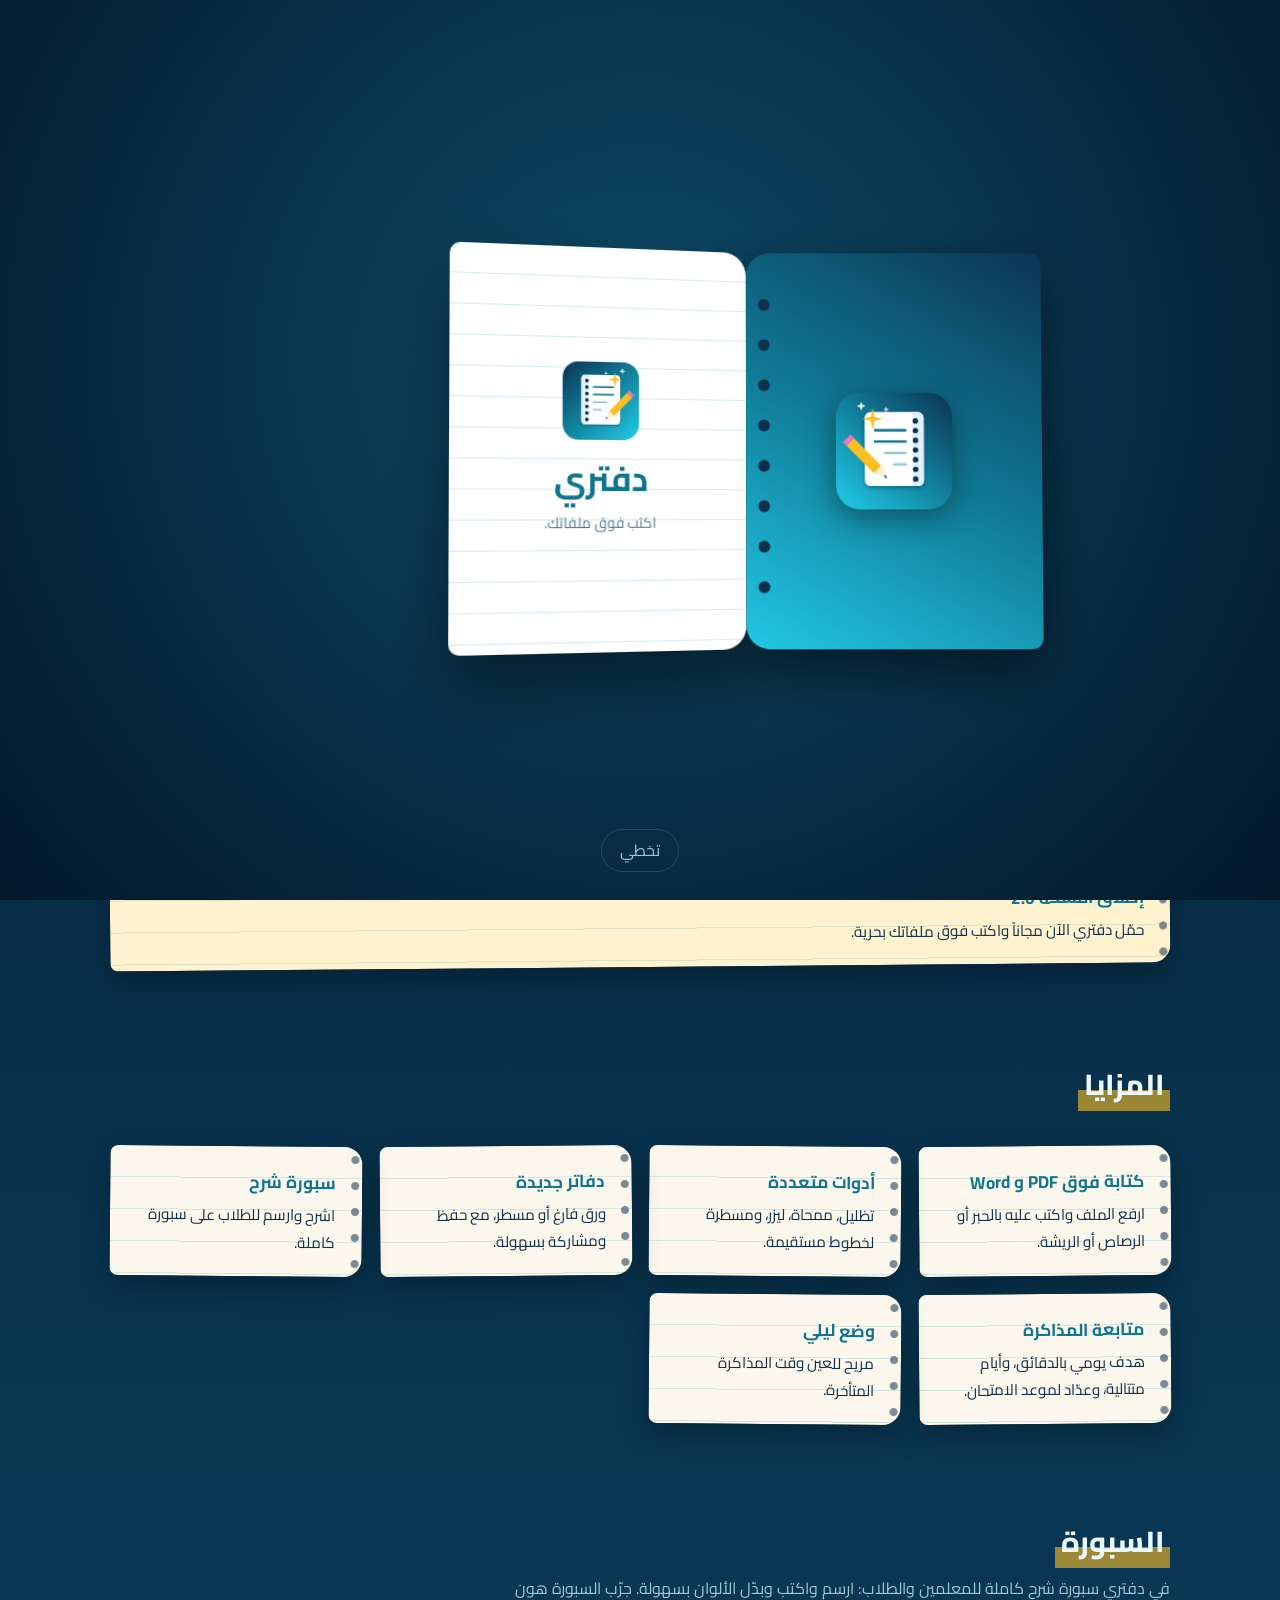
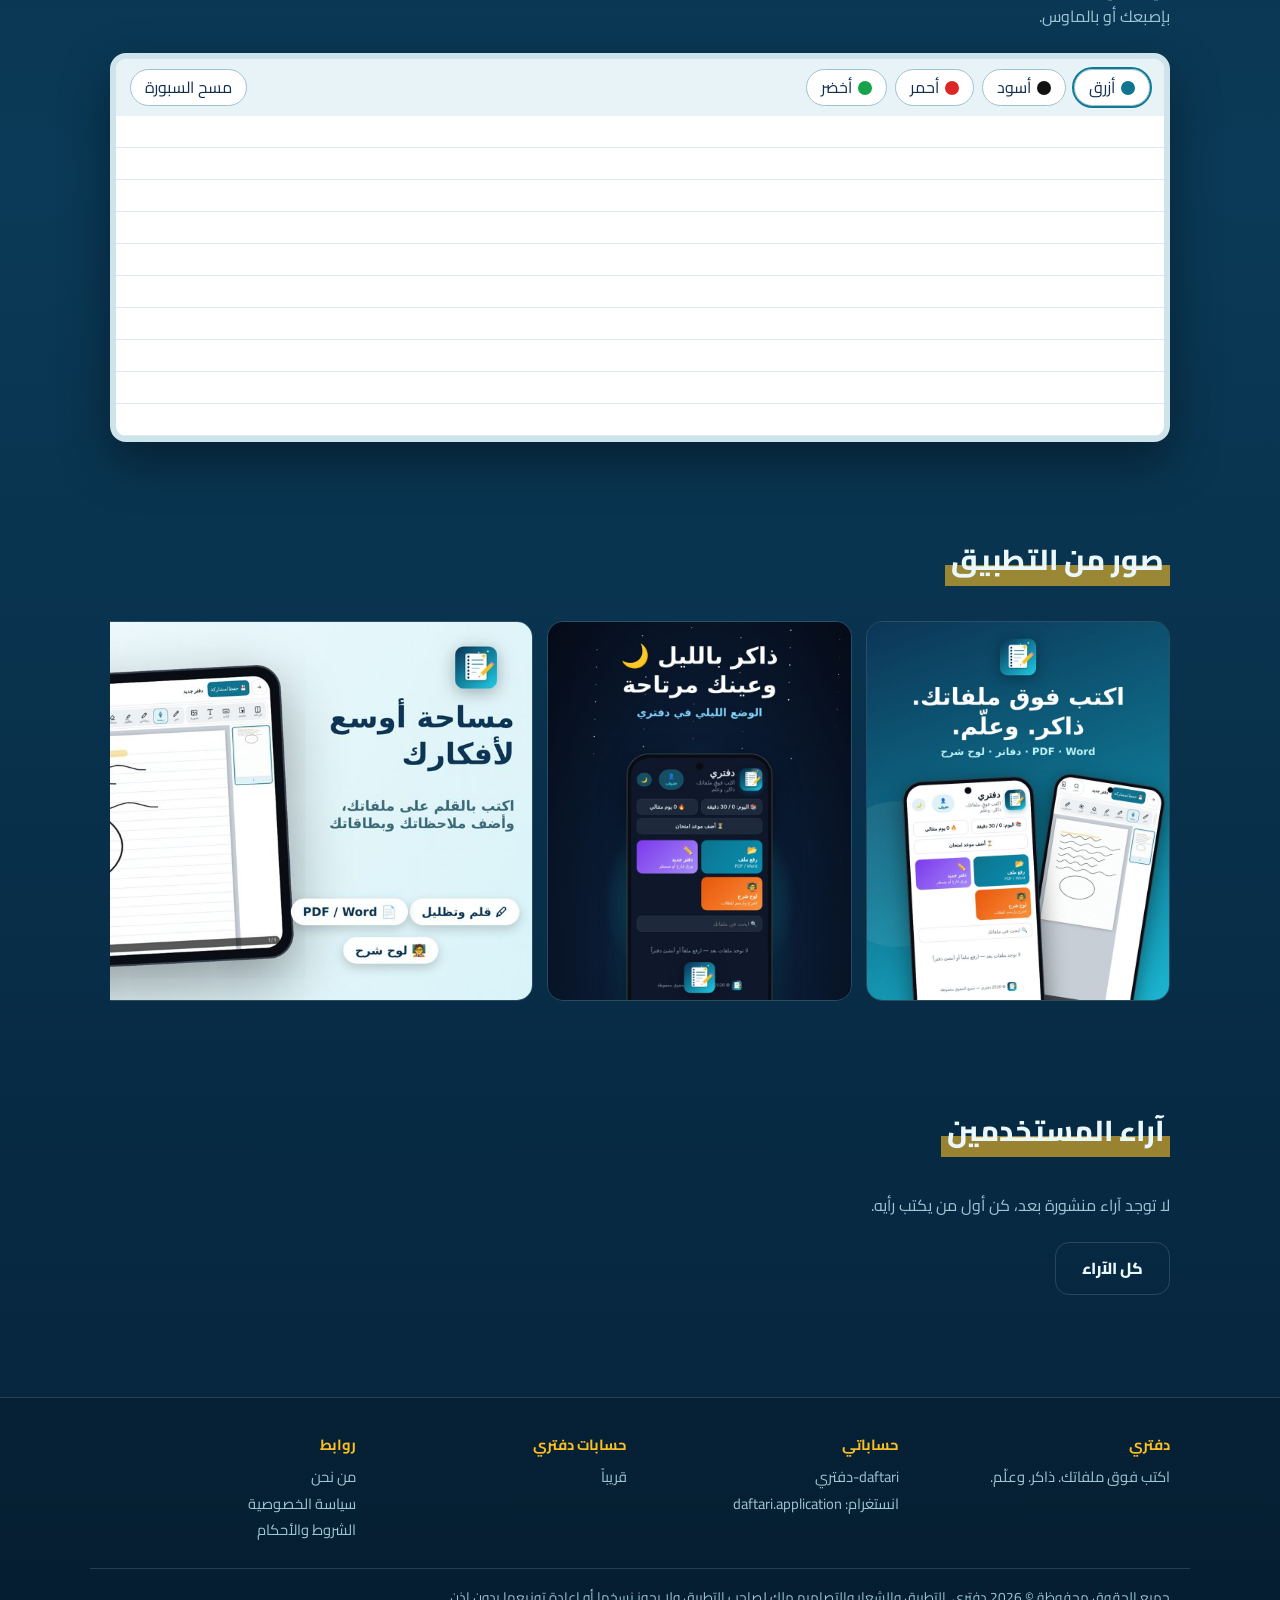
<file: index.html>
<!doctype html>
<html lang="ar" dir="rtl"><head><meta charset="utf-8"><meta name="viewport" content="width=device-width,initial-scale=1">
<title>الرئيسية | دفتري</title><meta name="description" content="دفتري: اكتب فوق ملفاتك. ذاكر. وعلّم.">
<link rel="icon" href="assets/logo.svg"><link rel="preconnect" href="https://fonts.googleapis.com"><link rel="preconnect" href="https://fonts.gstatic.com" crossorigin>
<link href="https://fonts.googleapis.com/css2?family=Cairo:wght@400;600;800&display=swap" rel="stylesheet"><link rel="stylesheet" href="style.css"></head>
<body data-page="index"><div id="hd"></div><main class="wrap" id="main"></main><div id="ft"></div><div id="lb"><img alt=""></div><script src="app.js"></script></body></html>
</file>
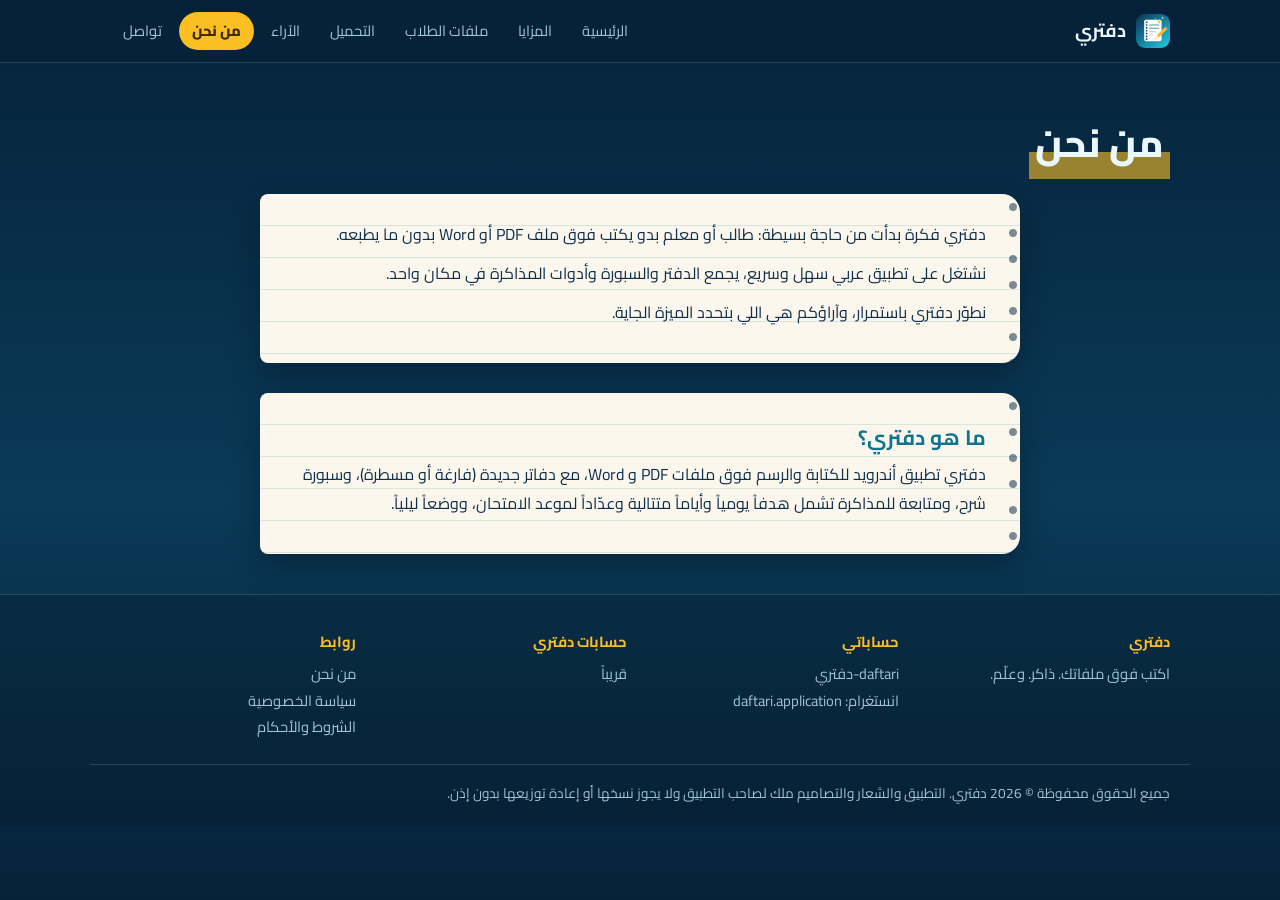
<file: about.html>
<!doctype html>
<html lang="ar" dir="rtl"><head><meta charset="utf-8"><meta name="viewport" content="width=device-width,initial-scale=1">
<title>من نحن | دفتري</title><meta name="description" content="دفتري: اكتب فوق ملفاتك. ذاكر. وعلّم.">
<link rel="icon" href="assets/logo.svg"><link rel="preconnect" href="https://fonts.googleapis.com"><link rel="preconnect" href="https://fonts.gstatic.com" crossorigin>
<link href="https://fonts.googleapis.com/css2?family=Cairo:wght@400;600;800&display=swap" rel="stylesheet"><link rel="stylesheet" href="style.css"></head>
<body data-page="about"><div id="hd"></div><main class="wrap" id="main"></main><div id="ft"></div><div id="lb"><img alt=""></div><script src="app.js"></script></body></html>
</file>
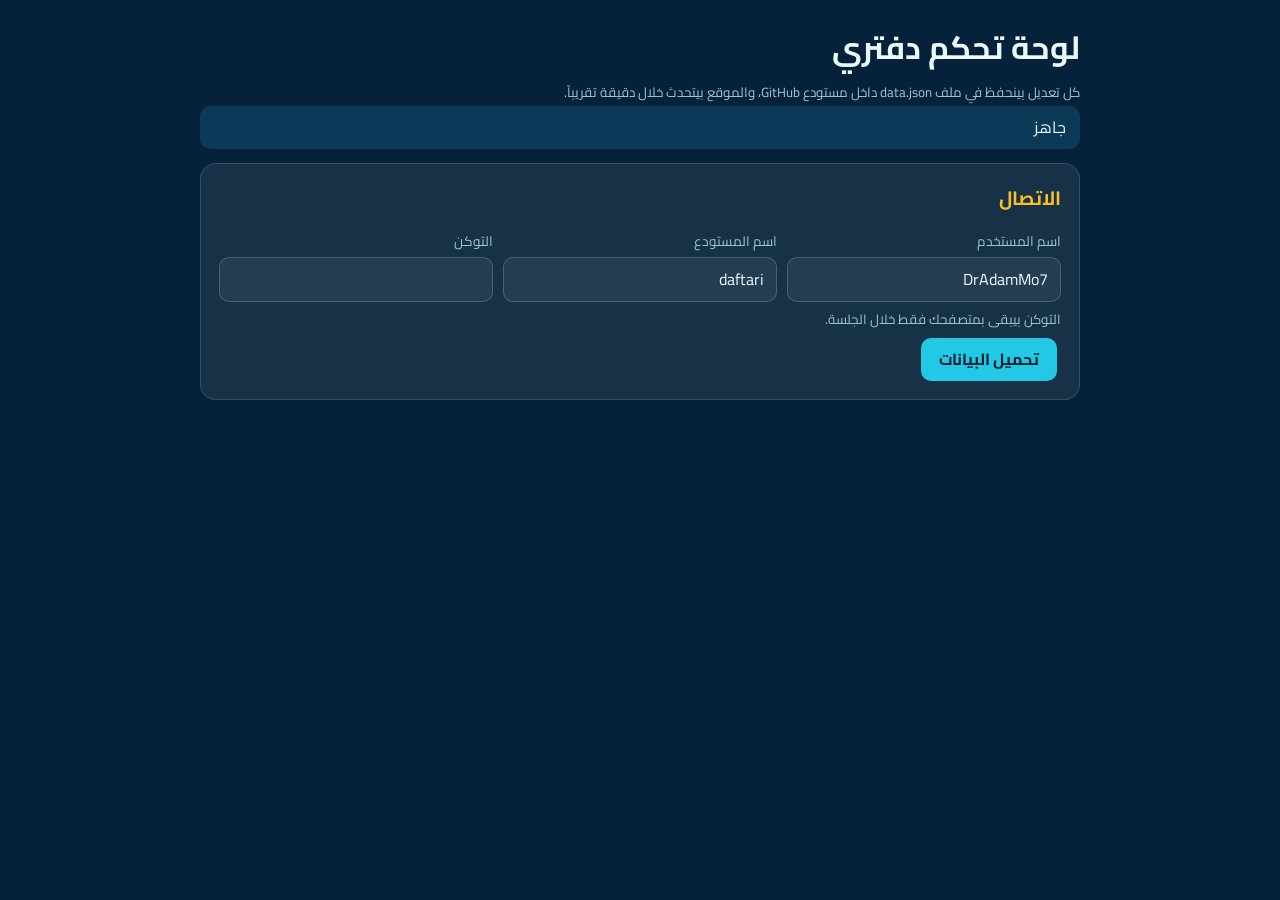
<file: admin.html>
<!doctype html>
<html lang="ar" dir="rtl"><head><meta charset="utf-8"><meta name="viewport" content="width=device-width,initial-scale=1">
<meta name="robots" content="noindex"><title>لوحة تحكم دفتري</title>
<link href="https://fonts.googleapis.com/css2?family=Cairo:wght@400;700&display=swap" rel="stylesheet">
<style>
:root{color-scheme:dark}*{box-sizing:border-box}
body{margin:0;font-family:Cairo,Tahoma,sans-serif;background:#06223a;color:#eaf8fc;line-height:1.7}
.w{max-width:920px;margin:auto;padding:20px}h1{margin:0 0 4px}h2{color:#fbbf24;margin:0 0 10px;font-size:1.2rem}
.c{background:rgba(255,255,255,.07);border:1px solid rgba(255,255,255,.14);border-radius:16px;padding:18px;margin:14px 0}
input,textarea{font:inherit;color:inherit;background:rgba(255,255,255,.06);border:1px solid rgba(255,255,255,.18);border-radius:10px;padding:8px 12px;width:100%;margin:3px 0}
input[type=checkbox]{width:auto}label{font-size:.85rem;color:#9fc6d4;display:block;margin-top:6px}
.r{display:grid;grid-template-columns:repeat(auto-fit,minmax(180px,1fr));gap:10px}
button{font:inherit;font-weight:700;border:0;border-radius:10px;padding:8px 18px;cursor:pointer;background:#22c8e4;color:#02202f;margin:6px 4px 0 0}
button.x{background:#7a2330;color:#fff}button.g{background:none;border:1px solid rgba(255,255,255,.25);color:#eaf8fc}
.it{border:1px dashed rgba(255,255,255,.2);border-radius:12px;padding:12px;margin:10px 0}.it img{height:90px;border-radius:8px;display:block}
.tabs{display:flex;flex-wrap:wrap;gap:2px}#st{position:sticky;top:0;z-index:3;background:#0a3a57;padding:8px 14px;border-radius:10px;min-height:38px}small{color:#9fc6d4}
.bar{position:sticky;bottom:0;background:#06223a;padding:10px 0}
</style></head><body><div class="w">
<h1>لوحة تحكم دفتري</h1><small>كل تعديل بينحفظ في ملف data.json داخل مستودع GitHub، والموقع بيتحدث خلال دقيقة تقريباً.</small>
<div id="st">جاهز</div>
<div class="c"><h2>الاتصال</h2>
<div class="r"><div><label>اسم المستخدم</label><input id="o" value="DrAdamMo7"></div><div><label>اسم المستودع</label><input id="rp" value="daftari"></div>
<div><label>التوكن</label><input id="t" type="password" autocomplete="off"></div></div>
<small>التوكن بيبقى بمتصفحك فقط خلال الجلسة.</small><br><button onclick="load()">تحميل البيانات</button></div>
<div id="app" hidden><div class="tabs" id="tabs"></div><div class="c" id="pane"></div>
<div class="bar"><button onclick="save()" style="font-size:1.05rem">حفظ كل التغييرات</button></div></div></div>
<script>
const $=s=>document.getElementById(s),E=t=>String(t??'').replace(/[&<>"]/g,c=>({'&':'&amp;','<':'&lt;','>':'&gt;','"':'&quot;'}[c]));
const T=[['gen','عام'],['feat','المزايا'],['img','الصور'],['off','العروض'],['ver','النسخ'],['acc','الحسابات'],['txt','النصوص'],['rev','الآراء']];
let D,sha,tab='gen',IS=[],FT='',FR=[];const say=m=>$('st').textContent=m;
const api=p=>`https://api.github.com/repos/${$('o').value}/${$('rp').value}/${p}`;
const H=()=>({Authorization:'Bearer '+$('t').value,Accept:'application/vnd.github+json'});
const b64=s=>btoa(unescape(encodeURIComponent(s)));
const rd=f=>new Promise(r=>{const x=new FileReader();x.onload=()=>r(x.result.split(',')[1]);x.readAsDataURL(f)});
const S=(p,v)=>{const k=p.split('.');let o=D;while(k.length>1)o=o[k.shift()];o[k[0]]=v};
const F=(p,l,ta)=>{const v=p.split('.').reduce((o,k)=>o?.[k],D)??'';return `<label>${l}</label>`+(ta?`<textarea rows="${ta}" oninput="S('${p}',this.value)">${E(v)}</textarea>`:`<input value="${E(v)}" oninput="S('${p}',this.value)">`)};
const CK=(p,l,v)=>`<label><input type="checkbox" ${v?'checked':''} onchange="S('${p}',this.checked)"> ${l}</label>`;
const DEL=(a,i)=>`<button class="x" onclick="D.${a}.splice(${i},1);draw()">حذف</button>`;
const ADD=(a,o,l)=>`<button class="g" onclick='D.${a}.unshift(${JSON.stringify(o)});draw()'>${l}</button>`;
const LST=(a,fn)=>D[a].map((x,i)=>`<div class="it">${fn(x,i)}${DEL(a,i)}</div>`).join('');
function tabs(){$('tabs').innerHTML=T.map(([k,t])=>`<button class="${k==tab?'':'g'}" onclick="tab='${k}';draw()">${t}</button>`).join('')}
const P={
gen:()=>`<h2>عام</h2>${F('site.name','اسم التطبيق')}<div class="r"><div>${F('site.tagline1','العنوان - السطر الأول')}</div><div>${F('site.tagline2','العنوان - السطر الثاني')}</div></div>${F('site.subtitle','الوصف',3)}${F('site.hero','صورة الواجهة (مسار الصورة، أو اخترها من تبويب الصور)')}${F('site.boardTitle','عنوان قسم السبورة')}${F('site.boardText','نص قسم السبورة',3)}${F('site.footer','نص أسفل الصفحة',2)}${F('site.rights','نص الحقوق',3)}`,
feat:()=>`<h2>المزايا</h2>${ADD('features',{title:'',text:''},'إضافة ميزة')}${LST('features',(f,i)=>F(`features.${i}.title`,'العنوان')+F(`features.${i}.text`,'الوصف',2))}`,
img:()=>`<h2>الصور</h2><div class="it"><label>رفع صور جديدة (بتروح لمجلد assets)</label><input type="file" id="fi" accept="image/*" multiple><button onclick="upImg()">رفع</button></div>${LST('images',(m,i)=>`<img src="${E(m.src)}" alt="">${F(`images.${i}.cap`,'وصف الصورة')}<small>${E(m.src)}</small><br><button class="g" onclick="S('site.hero','${E(m.src)}');say('تم اختيارها صورة للواجهة، احفظ')">صورة الواجهة</button>`)}`,
off:()=>`<h2>العروض</h2>${ADD('offers',{title:'',text:'',ends:'',active:true},'إضافة عرض')}${LST('offers',(o,i)=>F(`offers.${i}.title`,'العنوان')+F(`offers.${i}.text`,'النص',2)+F(`offers.${i}.ends`,'ينتهي في (YYYY-MM-DD أو فاضي)')+CK(`offers.${i}.active`,'فعّال',o.active))}`,
ver:()=>`<h2>روابط الايفون والكمبيوتر</h2>${F('site.iosUrl','رابط الايفون (تطبيق ويب)')}${F('site.pcUrl','رابط الكمبيوتر (تطبيق ويب)')}<small>لو تركتهم فاضيين بيظهر "الرابط قريباً" في صفحة التحميل.</small>
<h2 style="margin-top:20px">أندرويد: النسخ والتحميلات</h2>${F('latest','رقم النسخة الأحدث')}${ADD('versions',{version:'',date:new Date().toISOString().slice(0,10),notes:'',url:'',size:''},'إضافة نسخة')}
<div class="it"><label>رفع APK جديد (بيروح لمجلد downloads)</label><input type="file" id="fa" accept=".apk"><button onclick="upApk()">رفع</button></div>${LST('versions',(v,i)=>`<div class="r"><div>${F(`versions.${i}.version`,'النسخة')}</div><div>${F(`versions.${i}.date`,'التاريخ')}</div><div>${F(`versions.${i}.size`,'الحجم')}</div></div>${F(`versions.${i}.url`,'رابط التحميل')}${F(`versions.${i}.notes`,'ملاحظات',2)}`)}`,
acc:()=>`<h2>حساباتي</h2><div class="r"><div>${F('owner.name','الاسم')}</div><div>${F('owner.phone','الرقم')}</div><div>${F('owner.instagram','انستغرام (بدون @)')}</div></div>
<h2 style="margin-top:20px">حسابات دفتري</h2>${ADD('accounts',{label:'',url:'https://'},'إضافة حساب')}${LST('accounts',(a,i)=>F(`accounts.${i}.label`,'الاسم (مثلاً انستغرام)')+F(`accounts.${i}.url`,'الرابط'))}`,
txt:()=>`<h2>النصوص</h2>${F('site.about','من نحن',5)}${F('site.intro','تعريف بالتطبيق',4)}${F('site.install','ملاحظة التثبيت (صفحة التحميل)',3)}${F('site.privacy','سياسة الخصوصية',8)}${F('site.terms','الشروط والأحكام',8)}<small>كل سطر جديد بيصير فقرة.</small>`,
rev:()=>`<h2>إرسال الآراء إلى إيميلك (الأسهل)</h2>${F('site.formKey','مفتاح Web3Forms (Access Key)')}<small>الرأي بيوصل لإيميلك، وانت بتنشره من "إضافة رأي يدوياً" تحت.</small><hr style="opacity:.2;margin:18px 0">`+fbBlock()+`<h2>الآراء المنشورة (يدوية)</h2>${ADD('reviews',{name:'',rating:5,text:'',show:true},'إضافة رأي يدوياً')}${LST('reviews',(r,i)=>F(`reviews.${i}.name`,'الاسم')+`<label>التقييم (1-5)</label><input type="number" min="1" max="5" value="${r.rating||5}" oninput="S('reviews.${i}.rating',+this.value)">`+F(`reviews.${i}.text`,'الرأي',2)+CK(`reviews.${i}.show`,'ظاهر بالموقع',r.show!==false))}
<h2 style="margin-top:20px">آراء الزوار القادمة من GitHub</h2><button class="g" onclick="issues()">تحميل الآراء</button><div id="is"></div>`};
function draw(){tabs();$('pane').innerHTML=P[tab]()}
async function load(){try{say('جاري التحميل...');const r=await fetch(api('contents/data.json'),{headers:H()});if(!r.ok)throw Error('تعذر التحميل: '+r.status);
 const j=await r.json();sha=j.sha;D=JSON.parse(decodeURIComponent(escape(atob(j.content.replace(/\n/g,'')))));
 D.github={owner:$('o').value,repo:$('rp').value};D.site=D.site||{};D.owner=D.owner||{};D.firebase=D.firebase||{};['features','images','offers','versions','accounts','reviews'].forEach(k=>D[k]=D[k]||[]);
 $('app').hidden=false;draw();say('تم التحميل')}catch(e){say(e.message)}}
async function put(path,c64,msg){let old;const g=await fetch(api('contents/'+path),{headers:H()});if(g.ok)old=(await g.json()).sha;
 const body={message:msg,content:c64};if(old)body.sha=old;const r=await fetch(api('contents/'+path),{method:'PUT',headers:H(),body:JSON.stringify(body)});if(!r.ok)throw Error('فشل الحفظ: '+r.status);return r.json()}
async function save(){try{say('جاري الحفظ...');await put('data.json',b64(JSON.stringify(D,null,2)),'Update site data');say('تم الحفظ. الموقع بيتحدث خلال دقيقة تقريباً.')}catch(e){say(e.message)}}
async function upImg(){const fs=$('fi').files;if(!fs.length)return say('اختر صوراً أولاً');try{for(const f of fs){const n=f.name.replace(/\s+/g,'-');say('جاري رفع '+n);await put('assets/'+n,await rd(f),'Upload '+n);D.images.push({src:'assets/'+n,cap:''})}draw();say('تم الرفع. اكتب الوصف ثم احفظ.')}catch(e){say(e.message)}}
async function upApk(){const f=$('fa').files[0];if(!f)return say('اختر ملف APK أولاً');try{const n=f.name.replace(/\s+/g,'-');say('جاري الرفع...');await put('downloads/'+n,await rd(f),'Upload '+n);
 D.versions.unshift({version:'',date:new Date().toISOString().slice(0,10),notes:'',url:'downloads/'+n,size:(f.size/1048576).toFixed(1)+' MB'});draw();say('تم الرفع. عبّي رقم النسخة والملاحظات ثم احفظ.')}catch(e){say(e.message)}}
function parse(b){b=(b||'').replace(/\r/g,'');const g=k=>((b.match(new RegExp(k+':\\s*(.*)'))||[])[1]||'').trim();const i=b.indexOf('\n\n');return{name:g('الاسم')==='-'?'':g('الاسم'),rating:+((g('التقييم').match(/\d/)||[5])[0])||5,text:i<0?b:b.slice(i).trim()}}
async function issues(){try{const r=await fetch(api('issues?state=all&per_page=50'),{headers:H()});IS=(await r.json()).filter(i=>(i.title||'').startsWith('[رأي]'));
 $('is').innerHTML=IS.length?IS.map((i,n)=>{const p=parse(i.body);return `<div class="it"><b>${E(i.title)}</b> <small>${i.created_at.slice(0,10)}</small><p>${E(p.name||'بدون اسم')} - ${p.rating}/5<br>${E(p.text)}</p><button onclick="pub(${n})">نشر في الموقع</button> <a style="color:#22c8e4" href="${i.html_url}" target="_blank">GitHub</a></div>`}).join(''):'<small>لا توجد آراء بعد</small>'}catch(e){say(e.message)}}
function pub(n){const p=parse(IS[n].body);D.reviews.unshift({name:p.name,rating:p.rating,text:p.text,show:true});say('انضاف للآراء المنشورة، اضغط حفظ كل التغييرات');tab='rev';tabs();$('pane').innerHTML=P.rev();issues()}
const FS=()=>`https://firestore.googleapis.com/v1/projects/${D.firebase.projectId}/databases/(default)/documents`;
const fbBlock=()=>`<h2>آراء الزوار (Firebase)</h2><div class="r"><div>${F('firebase.projectId','Project ID')}</div><div>${F('firebase.apiKey','API Key')}</div></div><small>عبّي الحقلين واحفظ، ثم سجّل الدخول بإيميل الأدمن.</small>
<div class="r"><div><label>إيميل الأدمن</label><input id="fe"></div><div><label>كلمة السر</label><input id="fp" type="password"></div></div><button onclick="fbLogin()">دخول وتحميل الآراء</button><div id="fl">${FR.length?'':''}</div><hr style="opacity:.2;margin:18px 0">`;
async function fbLogin(){try{const r=await fetch(`https://identitytoolkit.googleapis.com/v1/accounts:signInWithPassword?key=${D.firebase.apiKey}`,{method:'POST',headers:{'Content-Type':'application/json'},body:JSON.stringify({email:$('fe').value,password:$('fp').value,returnSecureToken:true})});const j=await r.json();if(!j.idToken)throw Error('فشل الدخول: '+(j.error&&j.error.message||''));FT=j.idToken;say('تم الدخول');fbList()}catch(e){say(e.message)}}
async function fbList(){try{const r=await fetch(FS()+'/reviews?pageSize=100',{headers:{Authorization:'Bearer '+FT}});const j=await r.json();if(!r.ok)throw Error('تعذر تحميل الآراء: '+r.status);FR=j.documents||[];fbRender()}catch(e){say(e.message)}}
function fbRender(){$('fl').innerHTML=FR.length?FR.map(d=>{const f=d.fields||{},id=d.name.split('/').pop(),v=k=>E(f[k]&&(f[k].stringValue??f[k].integerValue)||''),ap=f.approved&&f.approved.booleanValue;return `<div class="it"><b>${v('name')||'بدون اسم'}</b> - ${v('rating')}/5 - <small>${ap?'منشور':'بانتظار المراجعة'}</small><p>${v('text')}</p><button onclick="fbSet('${id}',${!ap})">${ap?'إخفاء':'نشر'}</button><button class="x" onclick="fbDel('${id}')">حذف</button></div>`}).join(''):'<small>لا توجد آراء بعد</small>'}
async function fbSet(id,a){try{const r=await fetch(`${FS()}/reviews/${id}?updateMask.fieldPaths=approved`,{method:'PATCH',headers:{Authorization:'Bearer '+FT,'Content-Type':'application/json'},body:JSON.stringify({fields:{approved:{booleanValue:a}}})});if(!r.ok)throw Error('فشل: '+r.status);say(a?'تم النشر':'تم الإخفاء');fbList()}catch(e){say(e.message)}}
async function fbDel(id){if(!confirm('حذف الرأي؟'))return;try{const r=await fetch(`${FS()}/reviews/${id}`,{method:'DELETE',headers:{Authorization:'Bearer '+FT}});if(!r.ok)throw Error('فشل: '+r.status);say('تم الحذف');fbList()}catch(e){say(e.message)}}
</script></body></html>
</file>
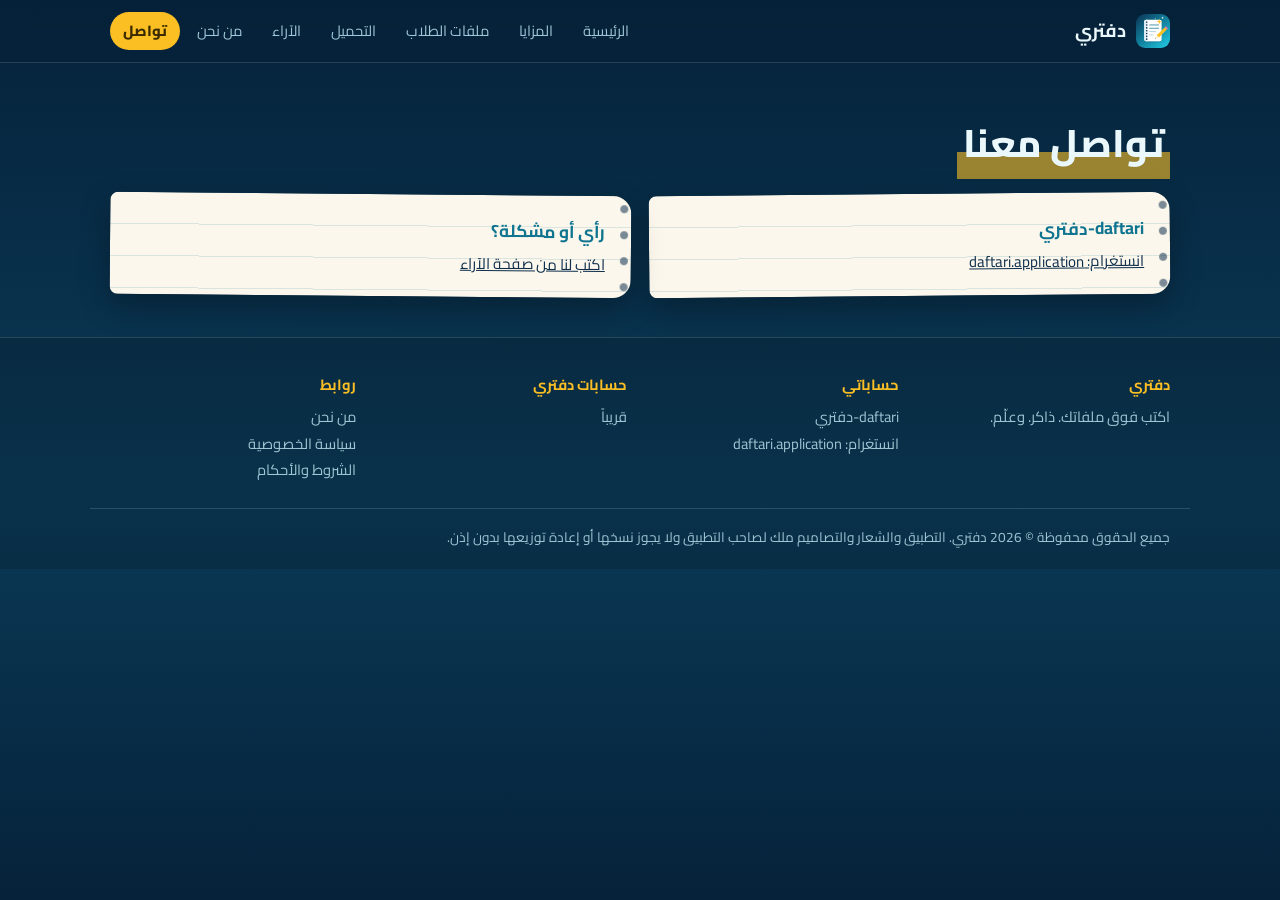
<file: contact.html>
<!doctype html>
<html lang="ar" dir="rtl"><head><meta charset="utf-8"><meta name="viewport" content="width=device-width,initial-scale=1">
<title>تواصل | دفتري</title><meta name="description" content="دفتري: اكتب فوق ملفاتك. ذاكر. وعلّم.">
<link rel="icon" href="assets/logo.svg"><link rel="preconnect" href="https://fonts.googleapis.com"><link rel="preconnect" href="https://fonts.gstatic.com" crossorigin>
<link href="https://fonts.googleapis.com/css2?family=Cairo:wght@400;600;800&display=swap" rel="stylesheet"><link rel="stylesheet" href="style.css"></head>
<body data-page="contact"><div id="hd"></div><main class="wrap" id="main"></main><div id="ft"></div><div id="lb"><img alt=""></div><script src="app.js"></script></body></html>
</file>
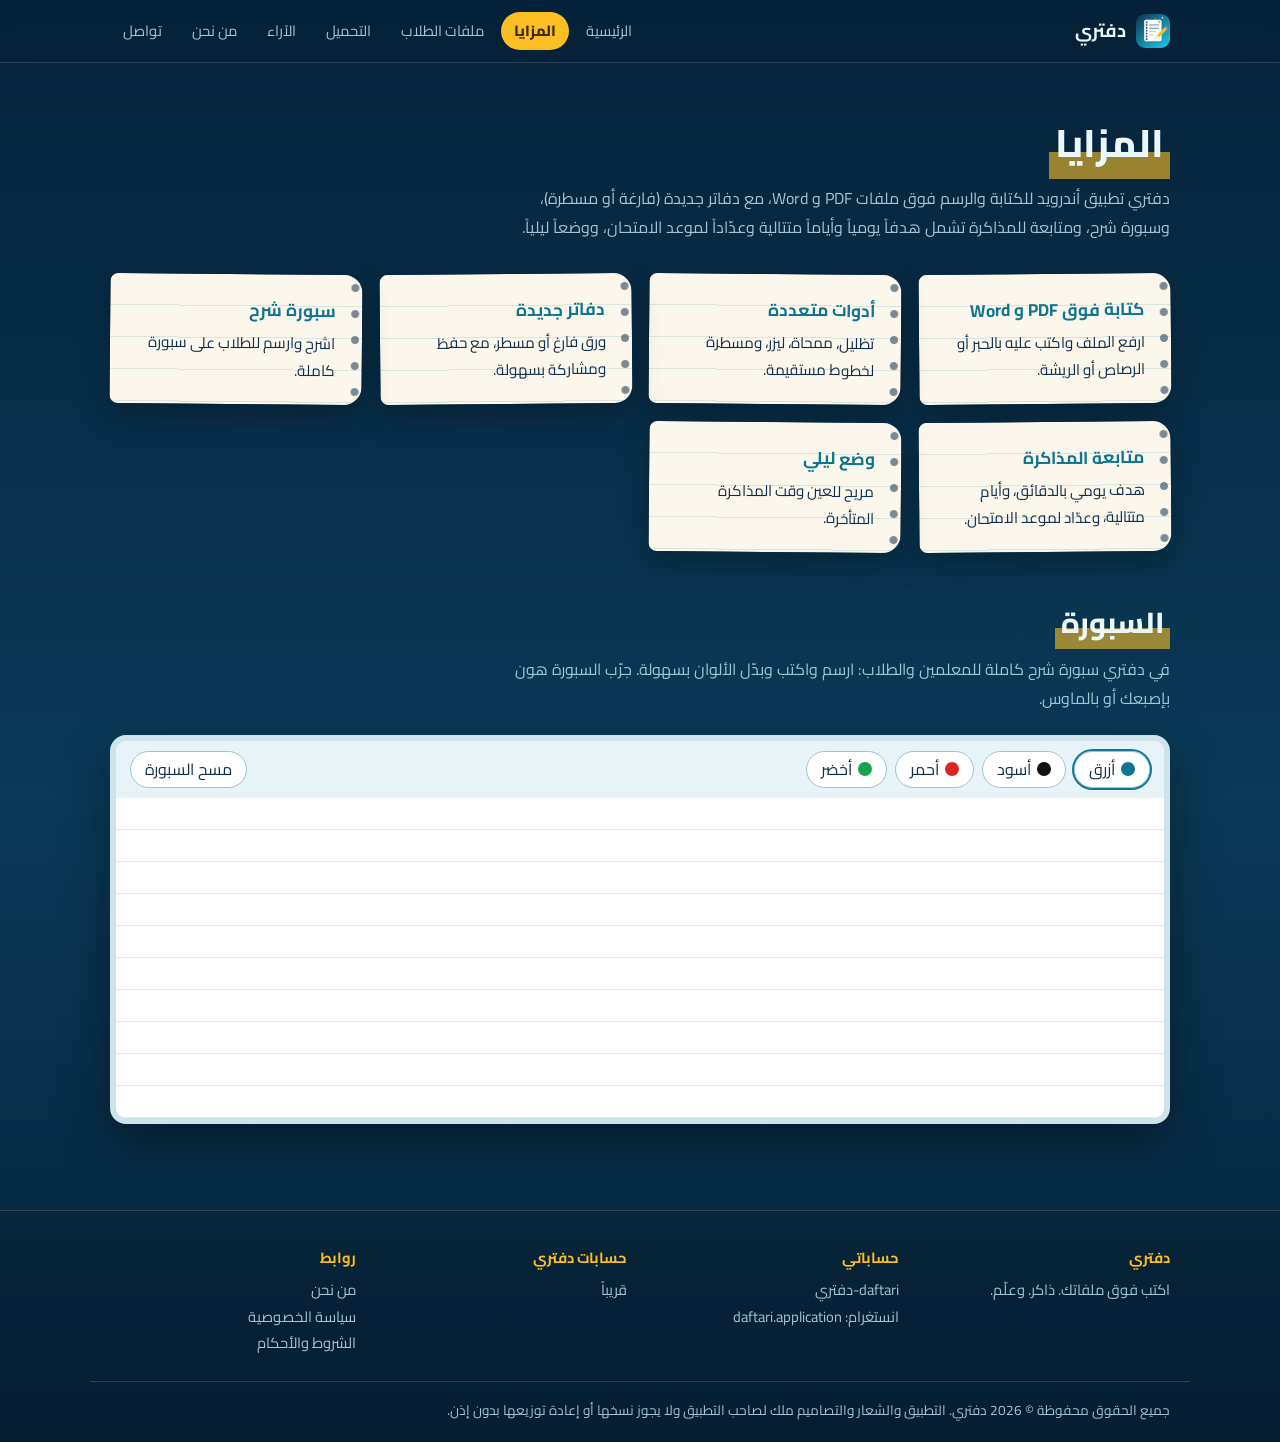
<file: features.html>
<!doctype html>
<html lang="ar" dir="rtl"><head><meta charset="utf-8"><meta name="viewport" content="width=device-width,initial-scale=1">
<title>المزايا | دفتري</title><meta name="description" content="دفتري: اكتب فوق ملفاتك. ذاكر. وعلّم.">
<link rel="icon" href="assets/logo.svg"><link rel="preconnect" href="https://fonts.googleapis.com"><link rel="preconnect" href="https://fonts.gstatic.com" crossorigin>
<link href="https://fonts.googleapis.com/css2?family=Cairo:wght@400;600;800&display=swap" rel="stylesheet"><link rel="stylesheet" href="style.css"></head>
<body data-page="features"><div id="hd"></div><main class="wrap" id="main"></main><div id="ft"></div><div id="lb"><img alt=""></div><script src="app.js"></script></body></html>
</file>
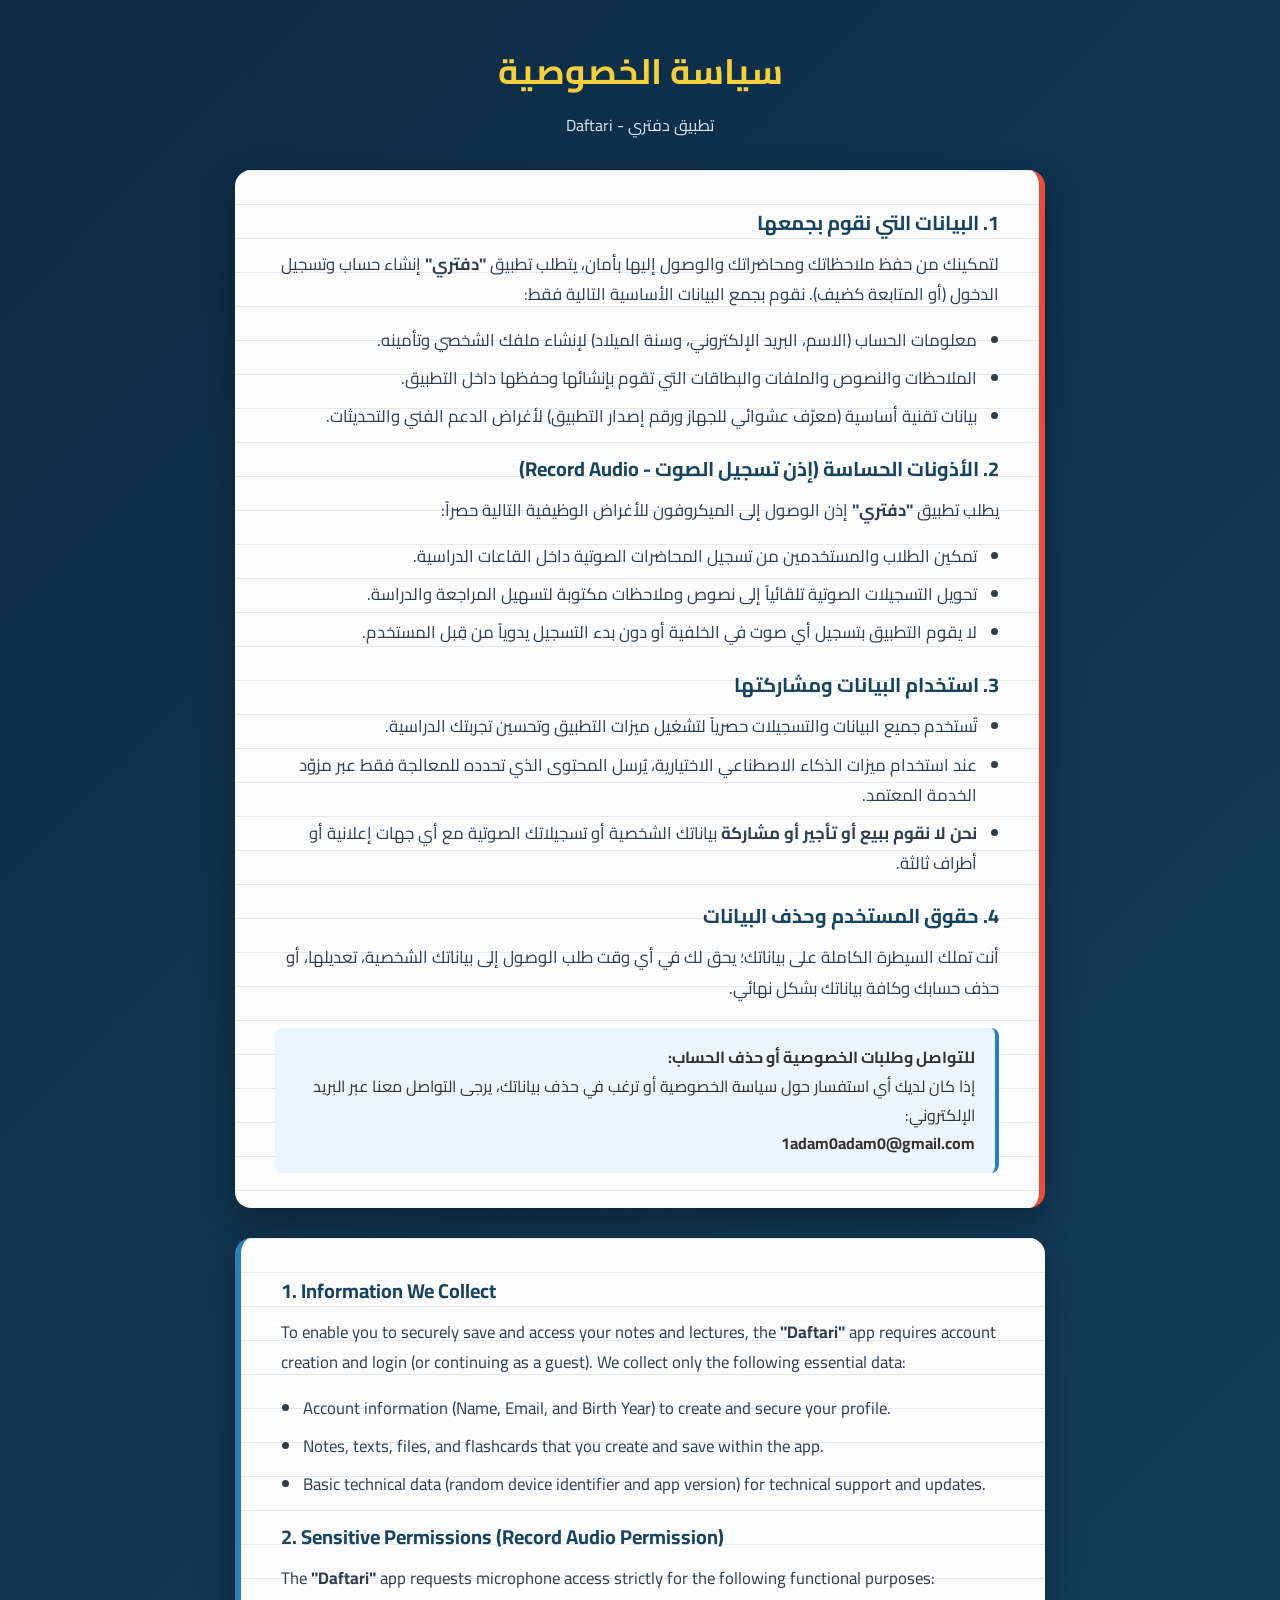
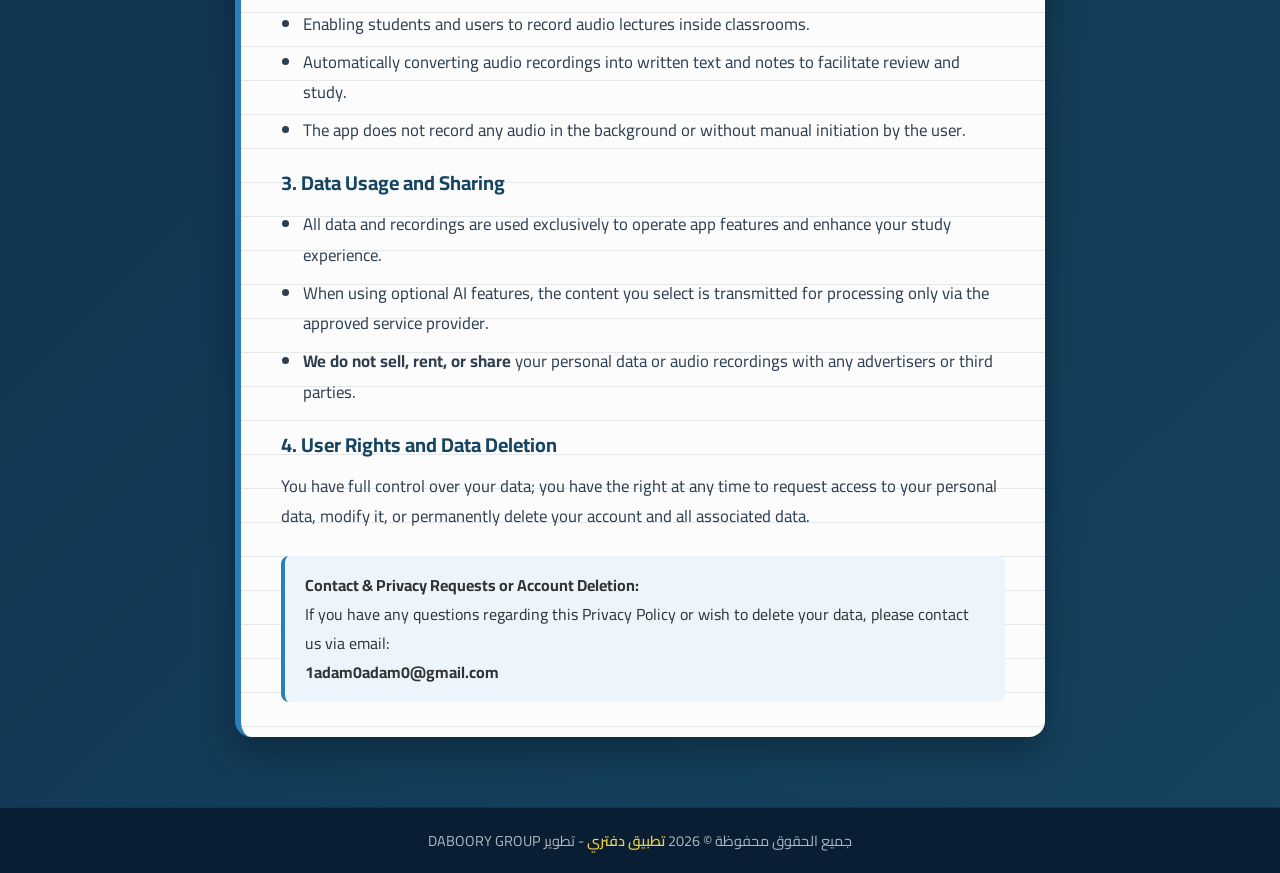
<file: privacy.html>
<!DOCTYPE html>
<html lang="ar" dir="rtl">
<head>
    <meta charset="UTF-8">
    <meta name="viewport" content="width=device-width, initial-scale=1.0">
    <title>سياسة الخصوصية - تطبيق دفتري / Privacy Policy - Daftari</title>
    <link href="https://fonts.googleapis.com/css2?family=Cairo:wght@400;600;700&display=swap" rel="stylesheet">
    <style>
        * {
            box-sizing: border-box;
            margin: 0;
            padding: 0;
        }
        body {
            font-family: 'Cairo', sans-serif;
            background: linear-gradient(135deg, #0d2b45 0%, #154360 100%);
            color: #333;
            line-height: 1.8;
            min-height: 100vh;
            display: flex;
            flex-direction: column;
        }
        main {
            flex: 1;
            padding: 40px 20px;
            max-width: 850px;
            margin: 0 auto;
            width: 100%;
        }
        .title-section {
            text-align: center;
            color: #fff;
            margin-bottom: 30px;
        }
        .title-section h1 {
            font-size: 2.2rem;
            margin-bottom: 8px;
            color: #f4d03f;
        }
        .title-section p {
            color: #d6eaf8;
            font-size: 1rem;
        }
        .notebook-card {
            background-color: #fcfcfc;
            background-image: linear-gradient(#e5e8e8 1px, transparent 1px);
            background-size: 100% 34px;
            padding: 35px 40px;
            border-radius: 16px;
            box-shadow: 0 15px 35px rgba(0, 0, 0, 0.3);
            border-right: 6px solid #e74c3c;
            position: relative;
            margin-bottom: 30px;
        }
        .notebook-card.en {
            direction: ltr;
            text-align: left;
            border-right: none;
            border-left: 6px solid #2980b9;
        }
        .notebook-card h2 {
            color: #154360;
            font-size: 1.25rem;
            margin-top: 20px;
            margin-bottom: 8px;
        }
        .notebook-card h2:first-child {
            margin-top: 0;
        }
        .notebook-card p, .notebook-card ul {
            color: #2c3e50;
            font-size: 1.05rem;
            margin-bottom: 15px;
        }
        .notebook-card ul {
            padding-right: 22px;
        }
        .notebook-card.en ul {
            padding-right: 0;
            padding-left: 22px;
        }
        .notebook-card li {
            margin-bottom: 8px;
        }
        .highlight-box {
            background: #ebf5fb;
            border-right: 4px solid #2980b9;
            padding: 15px 20px;
            border-radius: 8px;
            margin-top: 25px;
        }
        .notebook-card.en .highlight-box {
            border-right: none;
            border-left: 4px solid #2980b9;
        }
        footer {
            background-color: #091e32;
            color: #aeb6bf;
            text-align: center;
            padding: 20px;
            font-size: 0.9rem;
            border-top: 1px solid rgba(255, 255, 255, 0.08);
        }
        footer span {
            color: #f4d03f;
            font-weight: 600;
        }
        @media (max-width: 600px) {
            .notebook-card {
                padding: 25px 20px;
            }
            .title-section h1 {
                font-size: 1.8rem;
            }
        }
    </style>
</head>
<body>

    <main>
        <!-- النسخة العربية -->
        <div class="title-section">
            <h1>سياسة الخصوصية</h1>
            <p>تطبيق دفتري - Daftari</p>
        </div>

        <div class="notebook-card">
            <h2>1. البيانات التي نقوم بجمعها</h2>
            <p>لتمكينك من حفظ ملاحظاتك ومحاضراتك والوصول إليها بأمان، يتطلب تطبيق <strong>"دفتري"</strong> إنشاء حساب وتسجيل الدخول (أو المتابعة كضيف). نقوم بجمع البيانات الأساسية التالية فقط:</p>
            <ul>
                <li>معلومات الحساب (الاسم، البريد الإلكتروني، وسنة الميلاد) لإنشاء ملفك الشخصي وتأمينه.</li>
                <li>الملاحظات والنصوص والملفات والبطاقات التي تقوم بإنشائها وحفظها داخل التطبيق.</li>
                <li>بيانات تقنية أساسية (معرّف عشوائي للجهاز ورقم إصدار التطبيق) لأغراض الدعم الفني والتحديثات.</li>
            </ul>

            <h2>2. الأذونات الحساسة (إذن تسجيل الصوت - Record Audio)</h2>
            <p>يطلب تطبيق <strong>"دفتري"</strong> إذن الوصول إلى الميكروفون للأغراض الوظيفية التالية حصراً:</p>
            <ul>
                <li>تمكين الطلاب والمستخدمين من تسجيل المحاضرات الصوتية داخل القاعات الدراسية.</li>
                <li>تحويل التسجيلات الصوتية تلقائياً إلى نصوص وملاحظات مكتوبة لتسهيل المراجعة والدراسة.</li>
                <li>لا يقوم التطبيق بتسجيل أي صوت في الخلفية أو دون بدء التسجيل يدوياً من قِبل المستخدم.</li>
            </ul>

            <h2>3. استخدام البيانات ومشاركتها</h2>
            <ul>
                <li>تُستخدم جميع البيانات والتسجيلات حصرياً لتشغيل ميزات التطبيق وتحسين تجربتك الدراسية.</li>
                <li>عند استخدام ميزات الذكاء الاصطناعي الاختيارية، يُرسل المحتوى الذي تحدده للمعالجة فقط عبر مزوّد الخدمة المعتمد.</li>
                <li><strong>نحن لا نقوم ببيع أو تأجير أو مشاركة</strong> بياناتك الشخصية أو تسجيلاتك الصوتية مع أي جهات إعلانية أو أطراف ثالثة.</li>
            </ul>

            <h2>4. حقوق المستخدم وحذف البيانات</h2>
            <p>أنت تملك السيطرة الكاملة على بياناتك؛ يحق لك في أي وقت طلب الوصول إلى بياناتك الشخصية، تعديلها، أو حذف حسابك وكافة بياناتك بشكل نهائي.</p>

            <div class="highlight-box">
                <strong>للتواصل وطلبات الخصوصية أو حذف الحساب:</strong><br>
                إذا كان لديك أي استفسار حول سياسة الخصوصية أو ترغب في حذف بياناتك، يرجى التواصل معنا عبر البريد الإلكتروني:<br>
                <strong>1adam0adam0@gmail.com</strong>
            </div>
        </div>

        <!-- English Version -->
        <div class="notebook-card en">
            <h2>1. Information We Collect</h2>
            <p>To enable you to securely save and access your notes and lectures, the <strong>"Daftari"</strong> app requires account creation and login (or continuing as a guest). We collect only the following essential data:</p>
            <ul>
                <li>Account information (Name, Email, and Birth Year) to create and secure your profile.</li>
                <li>Notes, texts, files, and flashcards that you create and save within the app.</li>
                <li>Basic technical data (random device identifier and app version) for technical support and updates.</li>
            </ul>

            <h2>2. Sensitive Permissions (Record Audio Permission)</h2>
            <p>The <strong>"Daftari"</strong> app requests microphone access strictly for the following functional purposes:</p>
            <ul>
                <li>Enabling students and users to record audio lectures inside classrooms.</li>
                <li>Automatically converting audio recordings into written text and notes to facilitate review and study.</li>
                <li>The app does not record any audio in the background or without manual initiation by the user.</li>
            </ul>

            <h2>3. Data Usage and Sharing</h2>
            <ul>
                <li>All data and recordings are used exclusively to operate app features and enhance your study experience.</li>
                <li>When using optional AI features, the content you select is transmitted for processing only via the approved service provider.</li>
                <li><strong>We do not sell, rent, or share</strong> your personal data or audio recordings with any advertisers or third parties.</li>
            </ul>

            <h2>4. User Rights and Data Deletion</h2>
            <p>You have full control over your data; you have the right at any time to request access to your personal data, modify it, or permanently delete your account and all associated data.</p>

            <div class="highlight-box">
                <strong>Contact & Privacy Requests or Account Deletion:</strong><br>
                If you have any questions regarding this Privacy Policy or wish to delete your data, please contact us via email:<br>
                <strong>1adam0adam0@gmail.com</strong>
            </div>
        </div>
    </main>

    <footer>
        جميع الحقوق محفوظة &copy; 2026 <span>تطبيق دفتري</span> - تطوير DABOORY GROUP
    </footer>

</body>
</html>
</file>
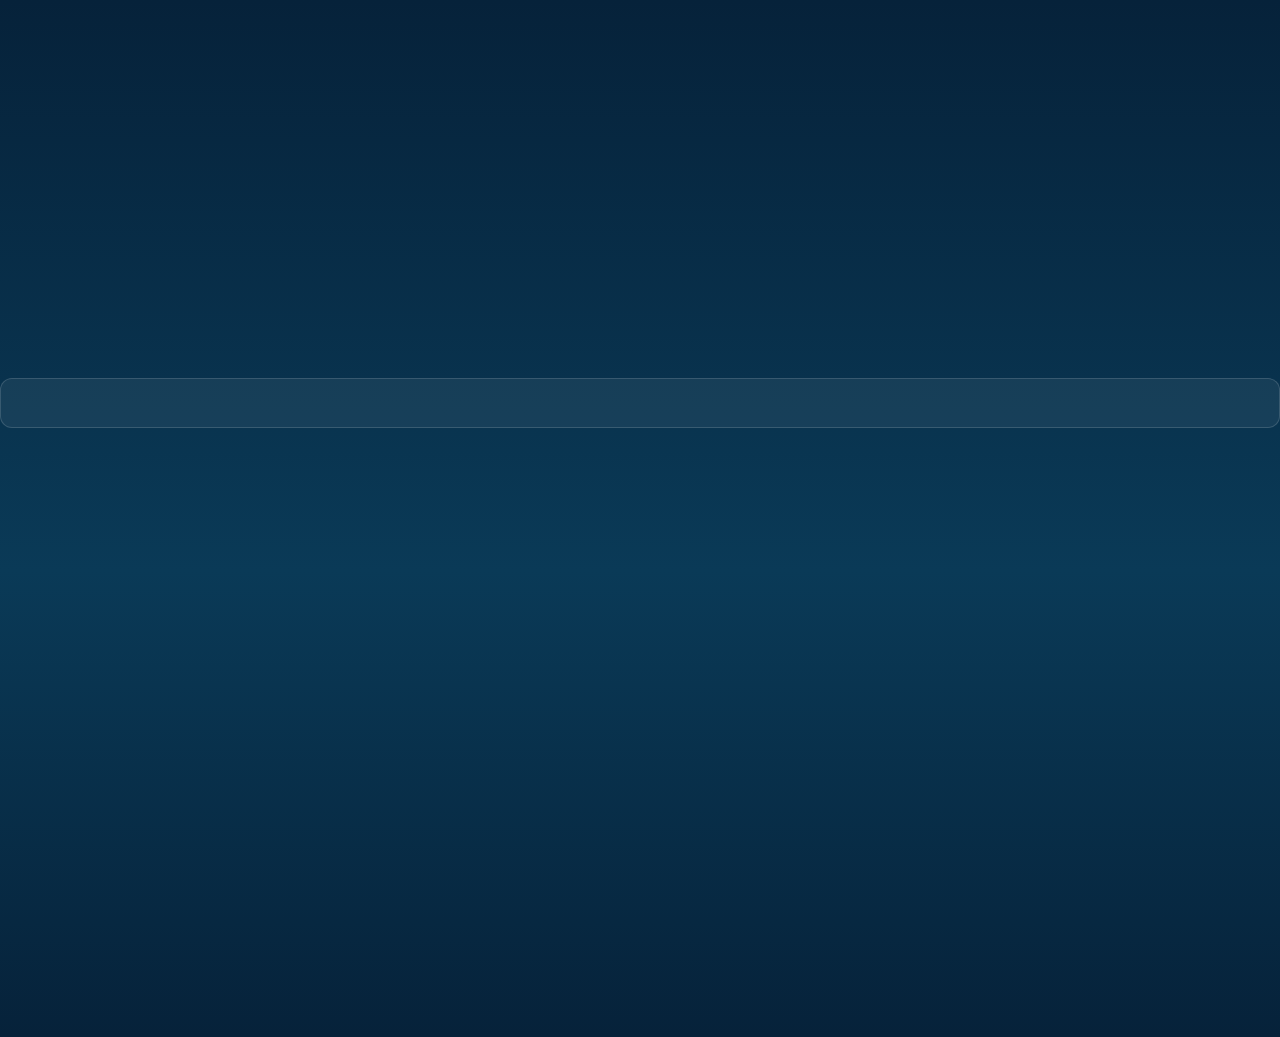
<file: reviews.html>
<!doctype html>
<html lang="ar" dir="rtl"><head><meta charset="utf-8"><meta name="viewport" content="width=device-width,initial-scale=1">
<title>الآراء | دفتري</title><meta name="description" content="دفتري: اكتب فوق ملفاتك. ذاكر. وعلّم.">
<link rel="icon" href="assets/logo.svg"><link rel="preconnect" href="https://fonts.googleapis.com"><link rel="preconnect" href="https://fonts.gstatic.com" crossorigin>
<link href="https://fonts.googleapis.com/css2?family=Cairo:wght@400;600;800&display=swap" rel="stylesheet"><link rel="stylesheet" href="style.css"></head>
<body data-page="reviews"><div id="hd"></div><main class="wrap" id="main"></main><div id="ft"></div><div id="lb"><img alt=""></div><script src="app.js"></script></body></html>
</file>
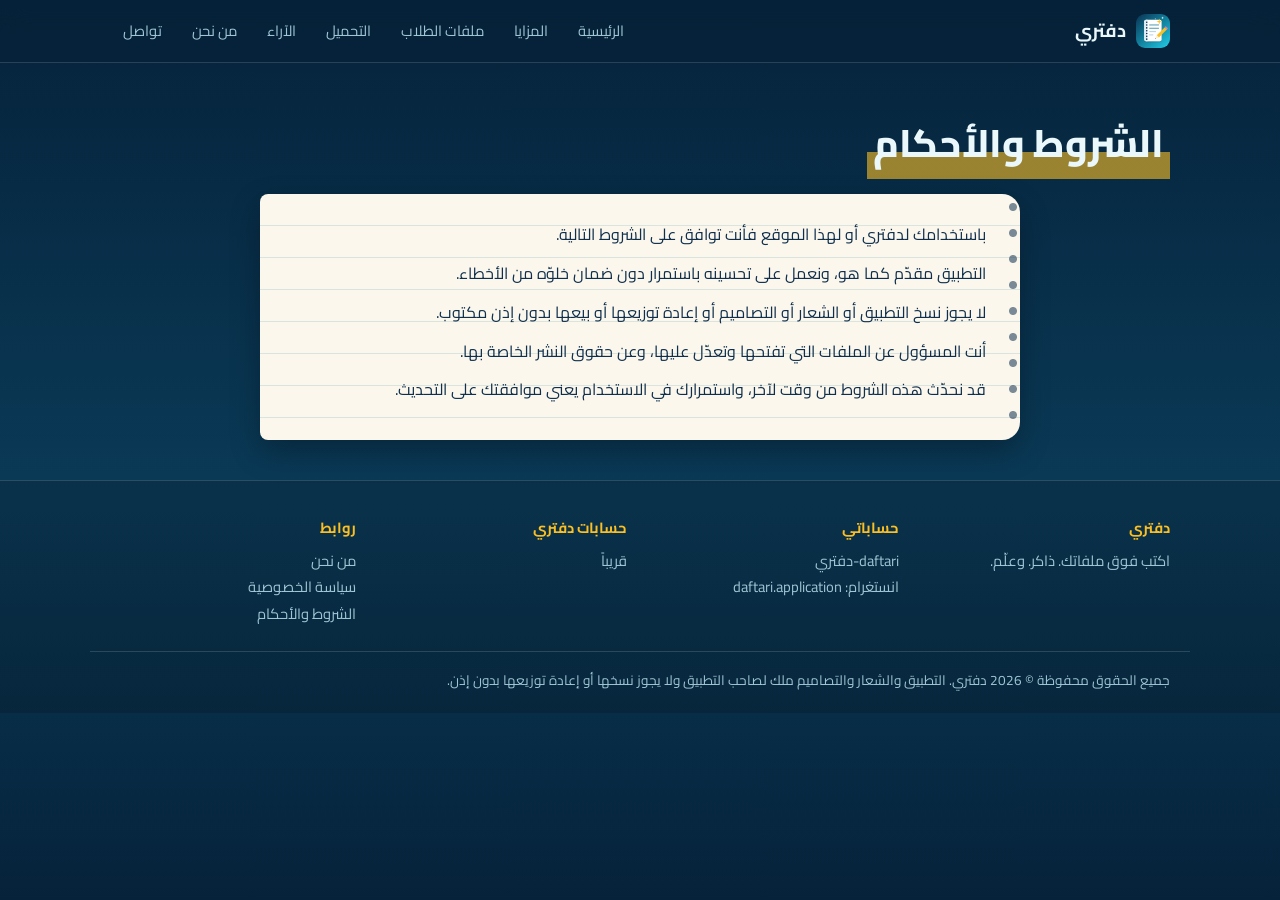
<file: terms.html>
<!doctype html>
<html lang="ar" dir="rtl"><head><meta charset="utf-8"><meta name="viewport" content="width=device-width,initial-scale=1">
<title>الشروط والأحكام | دفتري</title><meta name="description" content="دفتري: اكتب فوق ملفاتك. ذاكر. وعلّم.">
<link rel="icon" href="assets/logo.svg"><link rel="preconnect" href="https://fonts.googleapis.com"><link rel="preconnect" href="https://fonts.gstatic.com" crossorigin>
<link href="https://fonts.googleapis.com/css2?family=Cairo:wght@400;600;800&display=swap" rel="stylesheet"><link rel="stylesheet" href="style.css"></head>
<body data-page="terms"><div id="hd"></div><main class="wrap" id="main"></main><div id="ft"></div><div id="lb"><img alt=""></div><script src="app.js"></script></body></html>
</file>
<file: style.css>
:root{--bg:#06223a;--bg2:#0a3a57;--teal:#107a96;--cyan:#22c8e4;--gold:#fbbf24;--ink:#eaf8fc;--mute:#9fc6d4;--line:rgba(255,255,255,.14);--paper:#fbf7ec;--pi:#0f2f4d;color-scheme:dark}
*{box-sizing:border-box}html{scroll-behavior:smooth}
body{margin:0;font-family:Cairo,Tahoma,sans-serif;background:linear-gradient(180deg,var(--bg),var(--bg2) 55%,var(--bg));color:var(--ink);line-height:1.8;min-height:100vh}
a{color:inherit}.wrap{max-width:1100px;margin:auto;padding:0 20px}
header{position:sticky;top:0;z-index:5;backdrop-filter:blur(12px);background:rgba(6,34,58,.8);border-bottom:1px solid var(--line)}
header .wrap{display:flex;align-items:center;gap:14px;height:62px}
.brand{display:flex;align-items:center;gap:10px;text-decoration:none;font-size:1.15rem;flex:none}.brand img{width:34px;border-radius:9px}
nav{margin-inline-start:auto;display:flex;gap:4px;overflow-x:auto;scrollbar-width:none}nav::-webkit-scrollbar{display:none}
nav a{text-decoration:none;color:var(--mute);padding:6px 13px;border-radius:99px;font-size:.92rem;white-space:nowrap}nav a:hover{color:#fff}nav a.on{background:var(--gold);color:#3b2a00;font-weight:800}
h2.t,.ph h1{margin:0 0 6px;font-weight:800}h2.t{font-size:1.8rem}
h2.t span,.ph h1 span,.hero h1 span{background:linear-gradient(transparent 62%,rgba(251,191,36,.6) 62%);padding:0 6px}
.ph{padding:46px 0 10px}.ph h1{font-size:2.4rem}.lead{color:var(--mute);max-width:42em;margin:0 0 22px}
section{padding:46px 0}
.hero{padding:60px 0 30px;display:grid;grid-template-columns:1.1fr .9fr;gap:30px;align-items:center}
.hero h1{font-size:clamp(2rem,5vw,3.6rem);line-height:1.25;margin:0 0 14px;font-weight:800}.hero h1 span{background:none;color:var(--gold)}
.hero p{color:var(--mute);font-size:1.1rem;max-width:34em}
.hero img.shot{width:100%;border-radius:22px;box-shadow:0 30px 70px rgba(0,0,0,.5);animation:float 6s ease-in-out infinite}
@keyframes float{50%{transform:translateY(-10px)}}
.btn{display:inline-block;background:linear-gradient(135deg,var(--cyan),var(--teal));color:#02202f;padding:11px 26px;border-radius:14px;text-decoration:none;border:0;font:inherit;font-weight:800;cursor:pointer;box-shadow:0 10px 26px rgba(34,200,228,.25);transition:transform .2s}
.btn:hover{transform:translateY(-2px)}.btn.ghost{background:none;color:var(--ink);border:1px solid var(--line);box-shadow:none}
.grid{display:grid;grid-template-columns:repeat(auto-fit,minmax(240px,1fr));gap:18px}
.paper{position:relative;background:var(--paper);color:var(--pi);border-radius:8px 18px 18px 8px;padding:20px 26px 20px 20px;box-shadow:0 12px 30px rgba(0,0,0,.28);overflow:hidden;background-image:repeating-linear-gradient(transparent 0 31px,rgba(14,116,144,.14) 31px 32px)}
.paper::before{content:"";position:absolute;top:0;bottom:0;right:0;width:14px;background:radial-gradient(circle,#0f2f4d 3.5px,transparent 4.5px) 50% 0/14px 26px repeat-y;opacity:.55}
.grid .paper:nth-child(odd){transform:rotate(-.5deg)}.grid .paper:nth-child(even){transform:rotate(.5deg)}
.paper h3{margin:0 0 4px;color:#0e7490;font-size:1.08rem}.paper p{margin:0;font-size:.95rem}
.paper.gold{background-color:#fff3cf}.stars,.st{color:var(--gold)}.st i{font-style:normal;color:#b9b19a}
.paper .st i{color:#c9c2ad}.who{font-weight:800;margin-top:6px;font-size:.88rem}
.shots{display:flex;gap:14px;overflow-x:auto;padding-bottom:12px;scroll-snap-type:x mandatory}
.shots img{height:380px;border-radius:16px;scroll-snap-align:start;border:1px solid var(--line);cursor:zoom-in}
.ver{display:flex;flex-wrap:wrap;align-items:center;gap:14px;justify-content:space-between;margin-bottom:16px}
.tag{background:var(--gold);color:#3b2a00;border-radius:8px;padding:1px 10px;font-weight:800;font-size:.8rem;margin-inline-start:8px}
.prose{max-width:760px;margin:0 auto 30px;padding:26px 34px 26px 26px}.prose p{margin:0 0 10px;font-size:1rem}.prose h3{font-size:1.3rem}
.boardbox{background:#fff;border-radius:16px;overflow:hidden;box-shadow:0 20px 50px rgba(0,0,0,.4);border:6px solid #cfe3ea}
.tools{display:flex;gap:8px;flex-wrap:wrap;padding:10px 14px;background:#e8f3f7;color:var(--pi);align-items:center}
.tools button{font:inherit;border:1px solid #9dc3d0;background:#fff;border-radius:99px;padding:3px 14px;cursor:pointer;display:flex;align-items:center;gap:6px;color:var(--pi)}
.tools button i{width:14px;height:14px;border-radius:50%;display:inline-block}.tools button.on{outline:2px solid var(--teal)}
canvas{display:block;width:100%;height:320px;touch-action:none;cursor:crosshair;background:repeating-linear-gradient(transparent 0 31px,#d6ebf3 31px 32px)}
form{display:grid;gap:12px;max-width:560px}
input,textarea,select{font:inherit;color:inherit;background:rgba(255,255,255,.06);border:1px solid var(--line);border-radius:12px;padding:10px 14px;width:100%}
.starin{display:flex;flex-direction:row-reverse;justify-content:flex-end;gap:4px}.starin input{display:none}
.starin label{font-size:1.9rem;cursor:pointer;color:#456;transition:color .15s}
.starin input:checked~label,.starin label:hover,.starin label:hover~label{color:var(--gold)}
footer{border-top:1px solid var(--line);margin-top:40px;padding:34px 0 20px;color:var(--mute);font-size:.92rem;background:rgba(0,0,0,.15)}
.fg{display:grid;grid-template-columns:repeat(auto-fit,minmax(200px,1fr));gap:26px}
footer h4{margin:0 0 6px;color:var(--gold)}footer p{margin:0}footer a{text-decoration:none}footer a:hover{color:#fff;text-decoration:underline}
.cp{margin-top:24px;padding-top:16px;border-top:1px solid var(--line);font-size:.85rem}
#lb{position:fixed;inset:0;background:rgba(0,0,0,.85);display:none;place-items:center;z-index:60}#lb img{max-width:92vw;max-height:92vh;border-radius:14px}
.reveal{opacity:0;transform:translateY(24px);transition:.7s}.reveal.in{opacity:1;transform:none}
#intro{position:fixed;inset:0;z-index:99;display:grid;place-items:center;background:radial-gradient(circle at 50% 40%,#0c4a68,#04182b);transition:opacity .8s .1s,visibility 0s 1s}
#intro.done{opacity:0;visibility:hidden}.scene{perspective:1600px}
.book{position:relative;width:min(62vw,280px);aspect-ratio:3/4;transform-style:preserve-3d;animation:tilt 3.4s ease-in-out forwards}
.pg,.cover{position:absolute;inset:0;border-radius:10px 22px 22px 10px}
.pg{background:#fff;color:#0f2f4d;display:grid;place-content:center;text-align:center;box-shadow:0 30px 60px rgba(0,0,0,.45);background-image:repeating-linear-gradient(transparent 0 27px,#d6ebf3 27px 28px)}
.pg h2{margin:.2em 0 0;font-size:2rem;color:#0e7490}.pg p{margin:0;font-size:.85rem;color:#4b7a8c}.pg img{width:72px;margin:0 auto}
.cover{background:linear-gradient(150deg,#0c3556,#107a96 50%,#22c8e4);transform-origin:right center;animation:open 1.7s 1s cubic-bezier(.6,.05,.2,1) forwards;display:grid;place-content:center;box-shadow:0 20px 50px rgba(0,0,0,.5)}
.cover img{width:110px;filter:drop-shadow(0 8px 14px rgba(0,0,0,.4))}
.cover::after{content:"";position:absolute;right:10px;top:8%;bottom:8%;width:14px;background:radial-gradient(circle,#0f2f4d 5px,transparent 6px) 0 0/14px 38px repeat-y}
@keyframes open{to{transform:rotateY(165deg)}}
@keyframes tilt{0%{transform:rotateX(14deg) rotateY(18deg) scale(.9)}35%{transform:rotateX(6deg) rotateY(-4deg)}100%{transform:rotateX(2deg) rotateY(14deg) translateX(-40px) scale(1.08)}}
#skip{position:absolute;bottom:28px;background:none;border:1px solid var(--line);color:var(--mute);padding:6px 18px;border-radius:99px;font:inherit;cursor:pointer}
.pills{display:flex;gap:10px;flex-wrap:wrap;margin:0}
.plat{padding:30px 0;scroll-margin-top:80px}
.steps{display:grid;grid-template-columns:repeat(auto-fit,minmax(220px,1fr));gap:18px;margin-top:14px}
.step{padding:14px 20px 18px 16px}.step img{width:100%;border-radius:12px;display:block;margin-bottom:10px;background:#0c3556}
.note{color:var(--mute);font-size:.9rem;margin-top:12px}
@media(max-width:760px){.hero{grid-template-columns:1fr;padding-top:34px}.ph h1{font-size:1.9rem}.brand b{display:none}}
@media(prefers-reduced-motion:reduce){*{animation:none!important;transition:none!important}#intro{display:none}}
</file>
